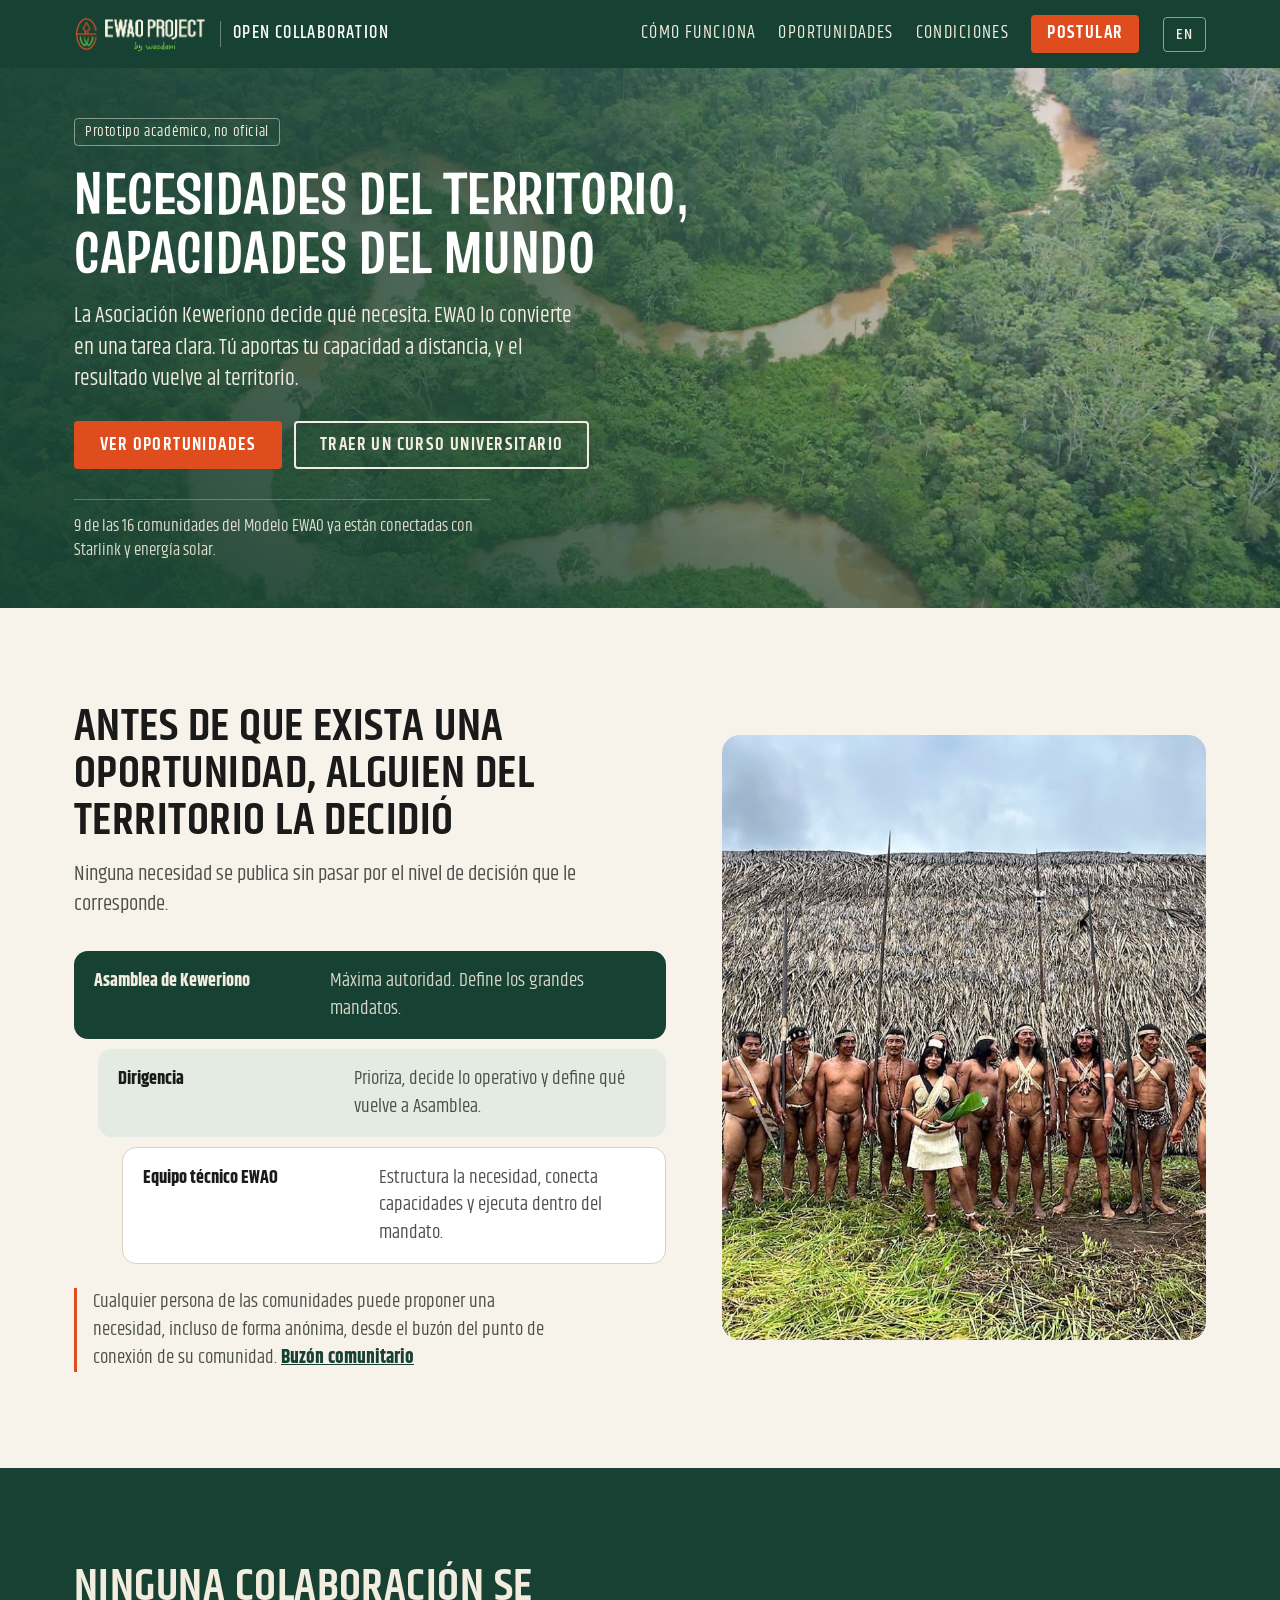
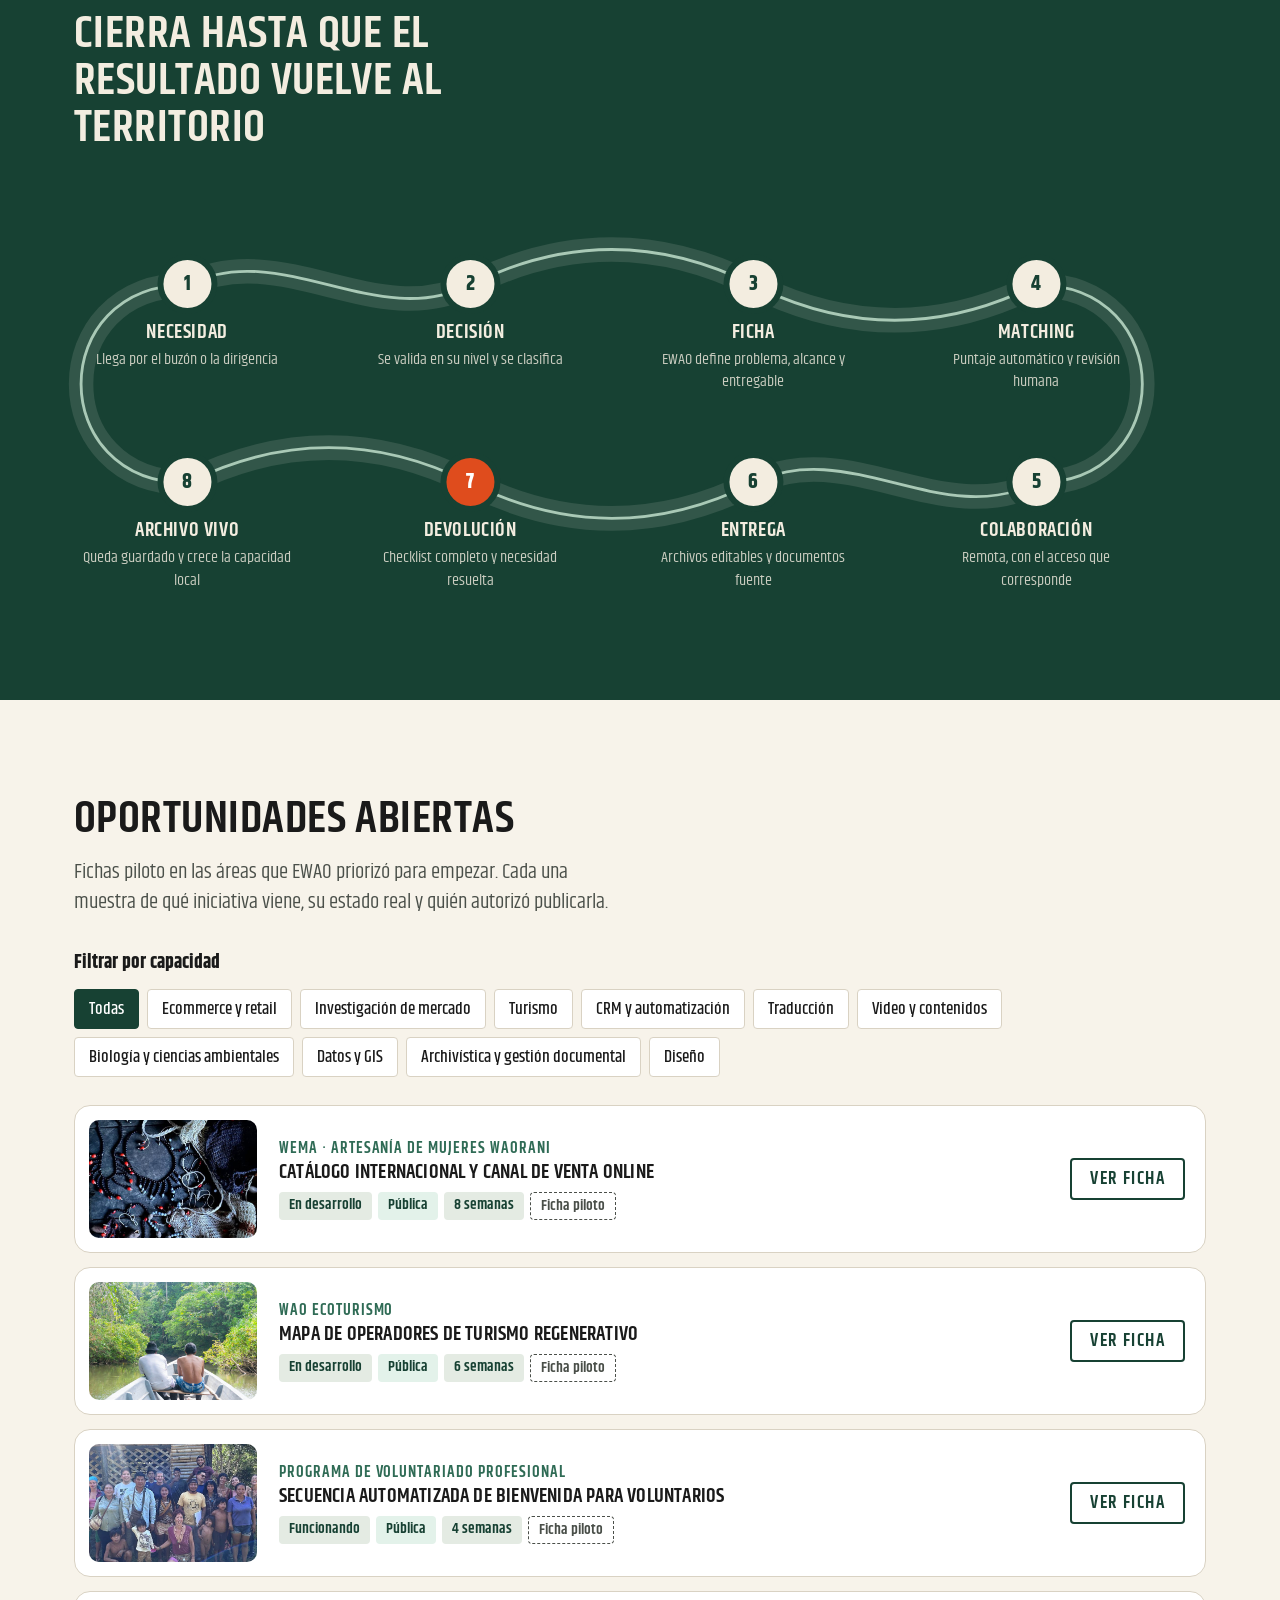
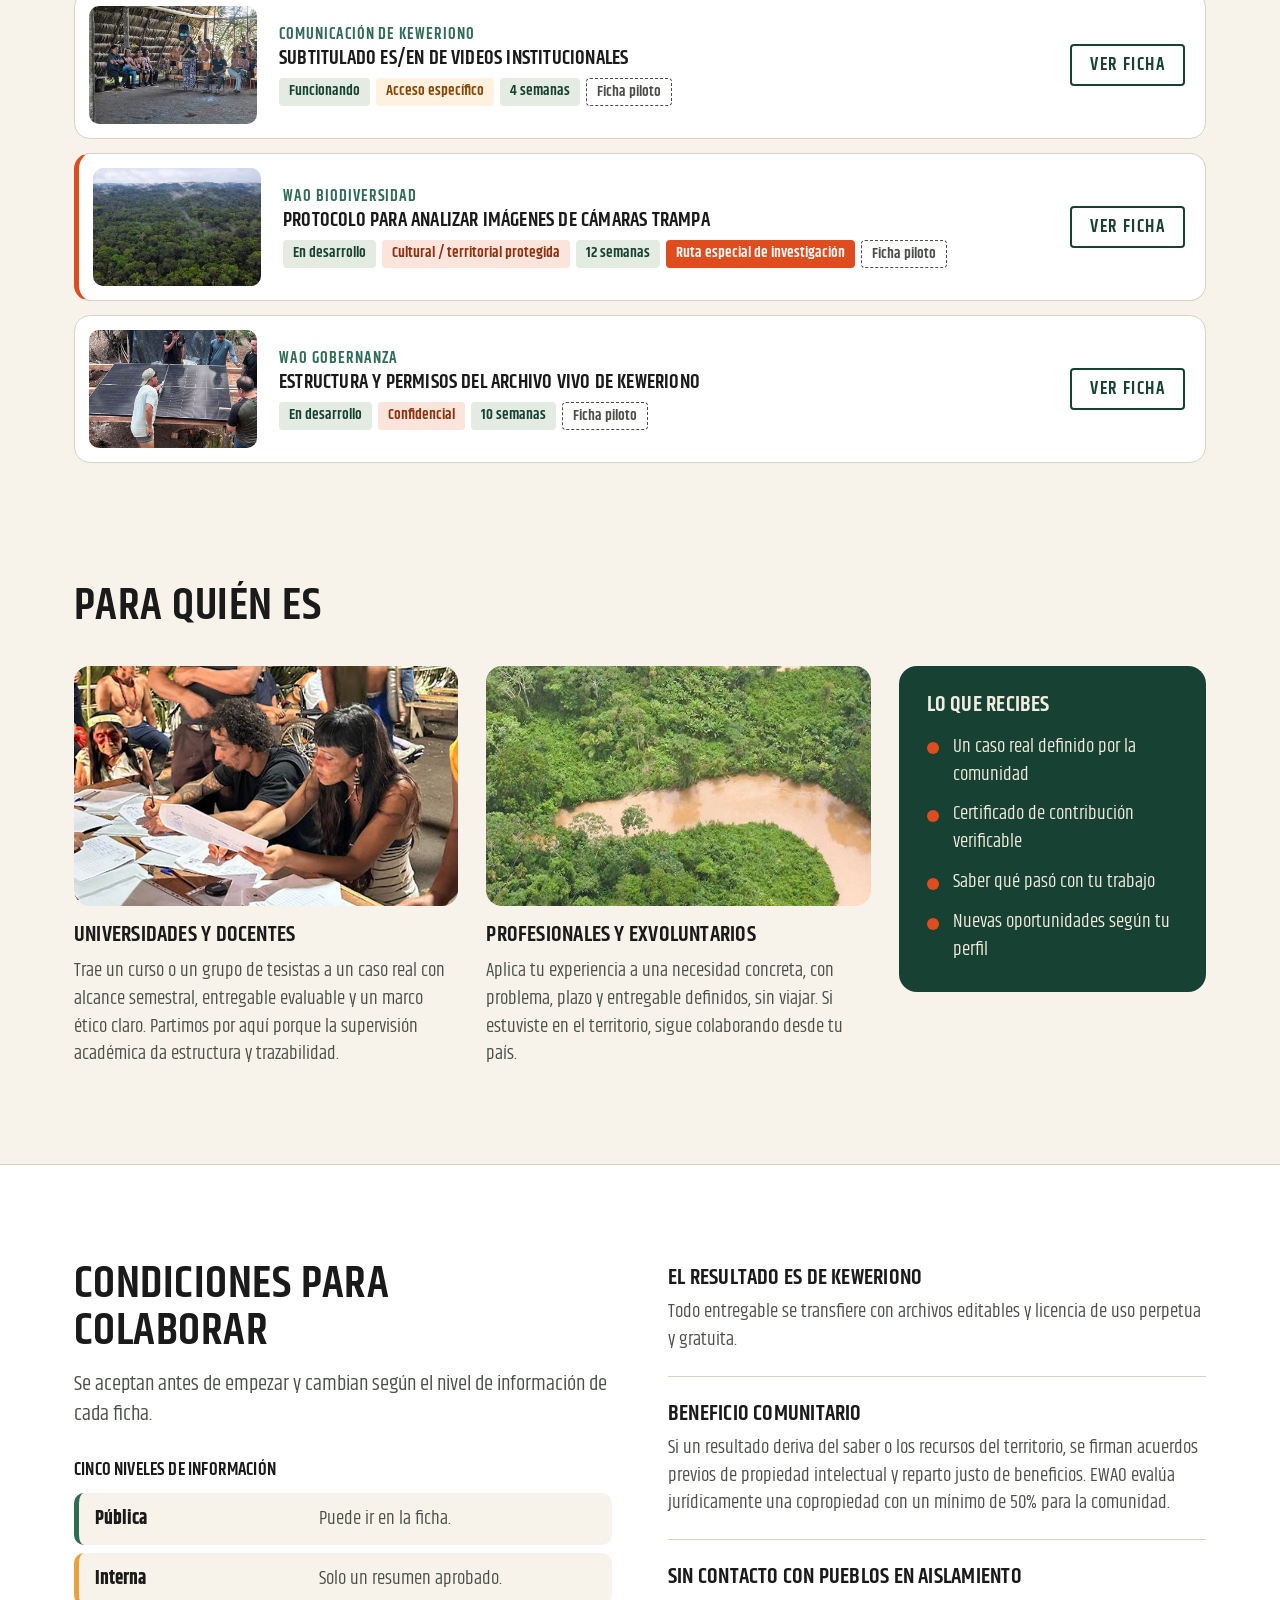
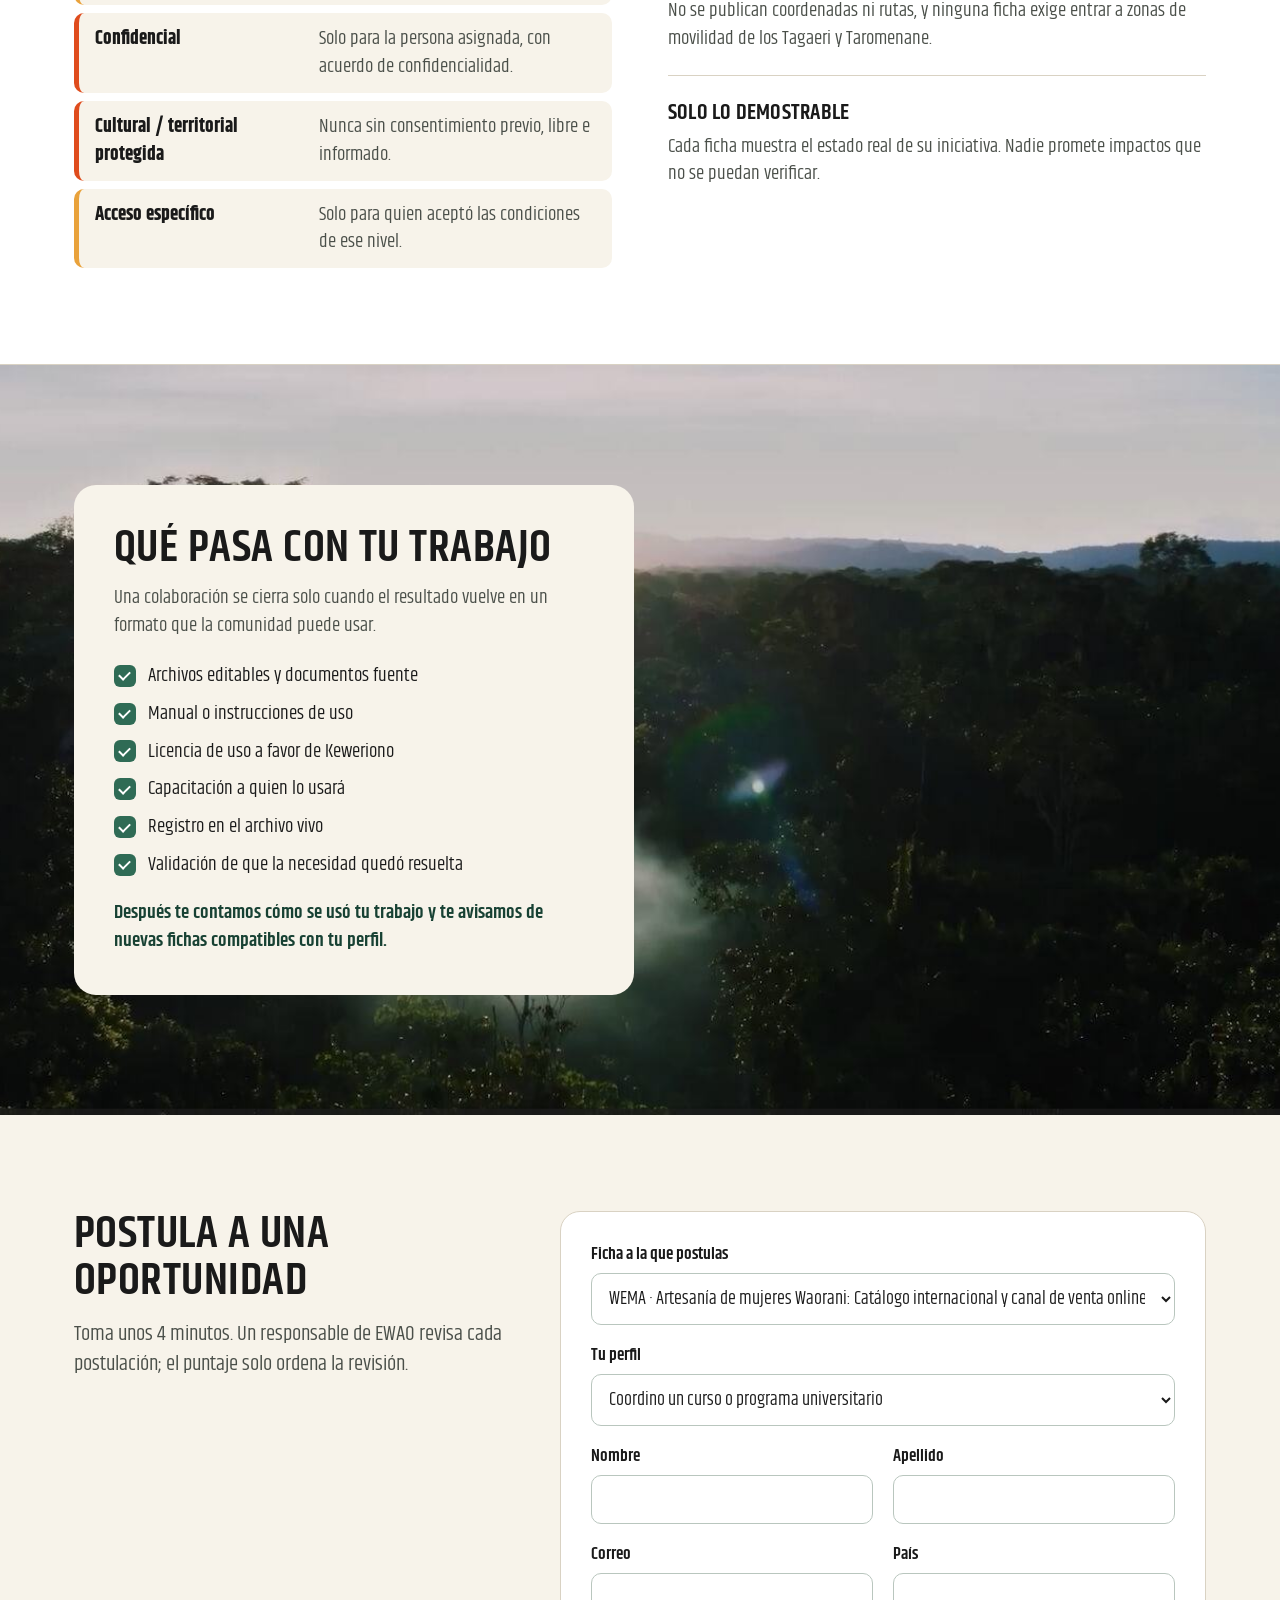
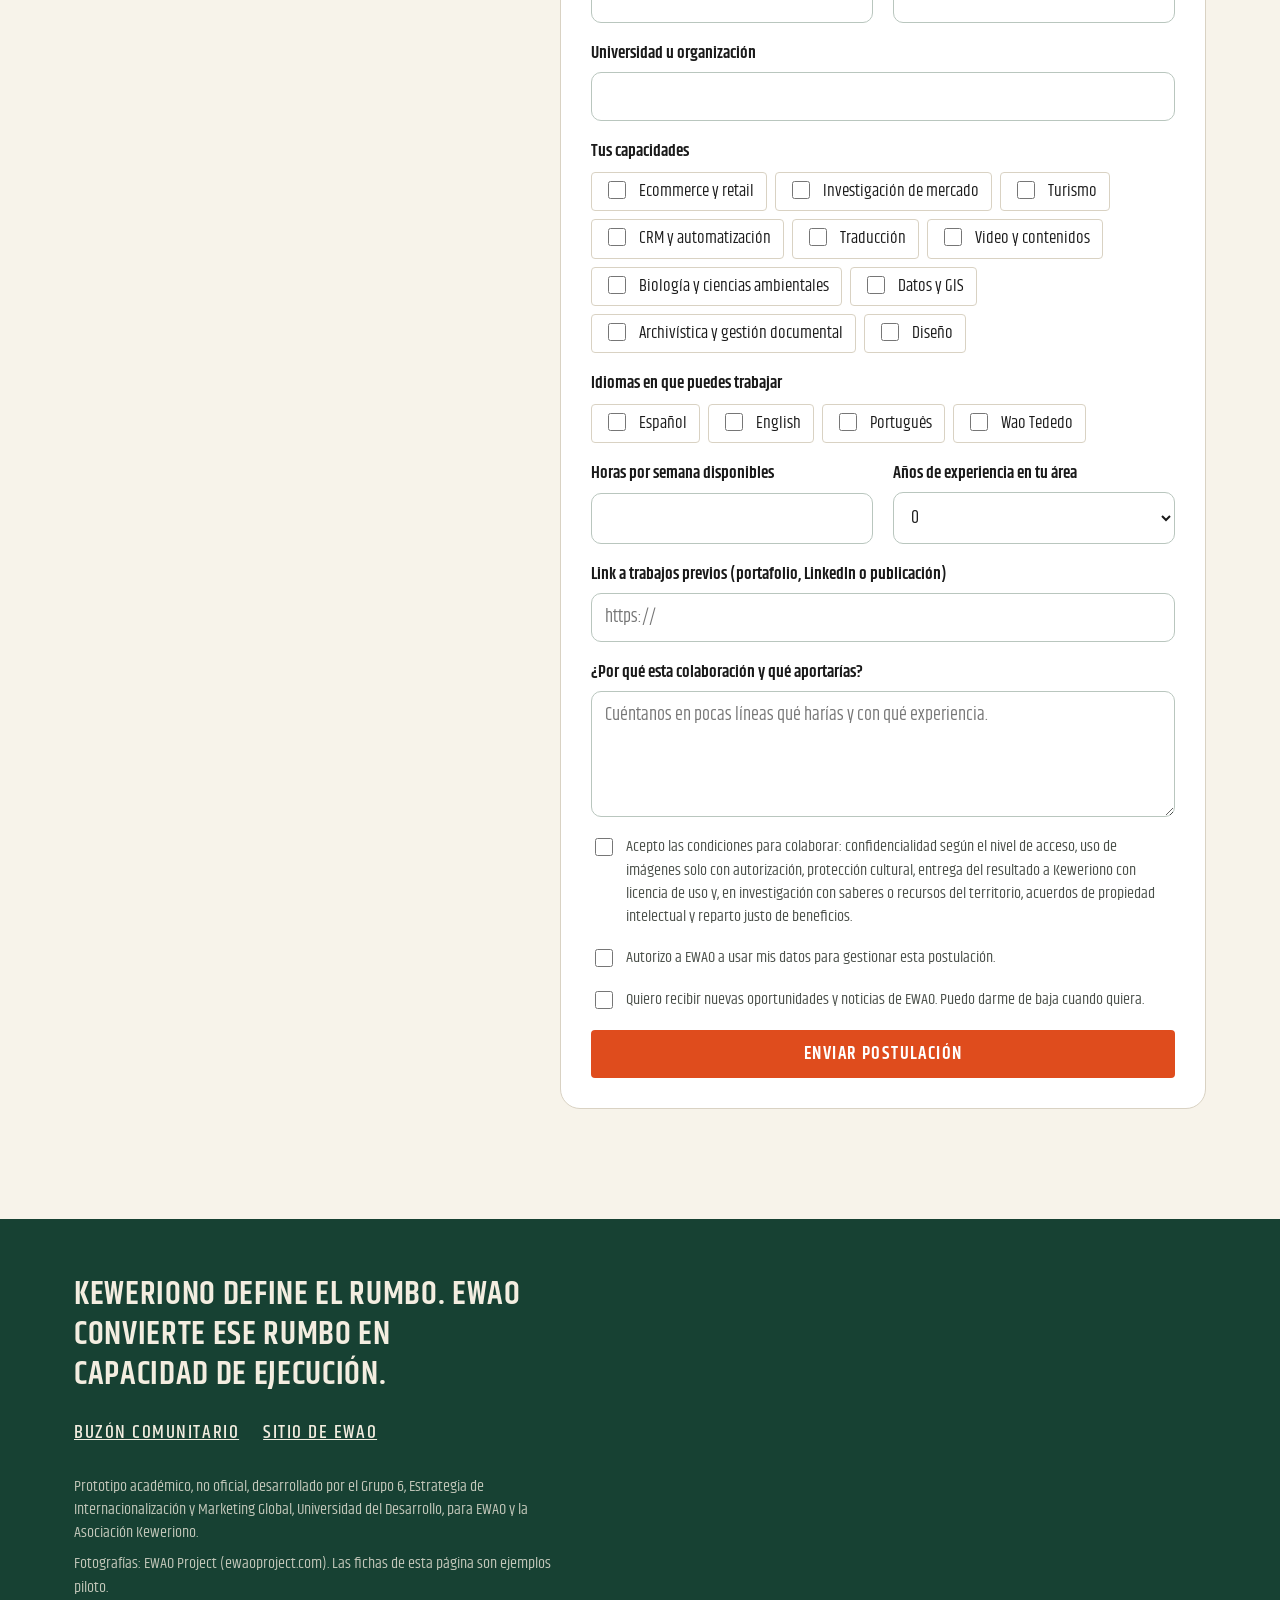
<file: index.html>
<!doctype html>
<html lang="es">
<head>
<!-- Google Tag Manager -->
<script>(function(w,d,s,l,i){w[l]=w[l]||[];w[l].push({'gtm.start':
new Date().getTime(),event:'gtm.js'});var f=d.getElementsByTagName(s)[0],
j=d.createElement(s),dl=l!='dataLayer'?'&l='+l:'';j.async=true;j.src=
'https://www.googletagmanager.com/gtm.js?id='+i+dl;f.parentNode.insertBefore(j,f);
})(window,document,'script','dataLayer','GTM-M35WW2QK');</script>
<!-- End Google Tag Manager -->
<meta charset="utf-8">
<meta name="viewport" content="width=device-width, initial-scale=1">
<title>EWAO Open Collaboration</title>
<meta name="description" content="Necesidades del territorio, capacidades del mundo. Prototipo académico, no oficial. Colabora a distancia con necesidades definidas por la Asociación Keweriono.">
<link rel="icon" href="assets/img/favicon.png">
<link rel="preconnect" href="https://fonts.googleapis.com">
<link rel="preconnect" href="https://fonts.gstatic.com" crossorigin>
<link href="https://fonts.googleapis.com/css2?family=Khand:wght@400;500;600;700&family=Truculenta:wght@700&display=swap" rel="stylesheet">
<link rel="stylesheet" href="styles.css">
<script src="config.js"></script>
</head>
<body>
<!-- Google Tag Manager (noscript) -->
<noscript><iframe src="https://www.googletagmanager.com/ns.html?id=GTM-M35WW2QK"
height="0" width="0" style="display:none;visibility:hidden"></iframe></noscript>
<!-- End Google Tag Manager (noscript) -->
<a class="skip" href="#oportunidades">Saltar a oportunidades</a>

<header class="top">
  <div class="wrap top-in">
    <a class="brand" href="#inicio" aria-label="EWAO Open Collaboration, inicio">
      <img src="assets/img/logo-ewao.png" alt="EWAO Project by Waodani" width="150" height="40">
      <span class="brand-tag">Open Collaboration</span>
    </a>
    <nav class="nav" aria-label="Principal">
      <a href="#como" data-i18n="nav.como">Cómo funciona</a>
      <a href="#oportunidades" data-i18n="nav.oportunidades">Oportunidades</a>
      <a href="#condiciones" data-i18n="nav.condiciones">Condiciones</a>
      <a class="nav-cta" href="#postular" data-i18n="nav.postular" data-track="nav_postular">Postular</a>
    </nav>
    <button class="lang" id="lang" type="button" aria-label="Cambiar idioma / Change language">EN</button>
  </div>
</header>

<main id="inicio">
  <section class="hero">
    <img class="hero-img" src="assets/img/hero-rio.jpg" alt="Vista aérea de un río amazónico que serpentea entre el bosque del territorio Keweriono" fetchpriority="high">
    <div class="wrap hero-in">
      <p class="proto" data-i18n="hero.proto">Prototipo académico, no oficial</p>
      <h1 data-i18n="hero.title">Necesidades del territorio, capacidades del mundo</h1>
      <p class="hero-lead" data-i18n="hero.lead">La Asociación Keweriono decide qué necesita. EWAO lo convierte en una tarea clara. Tú aportas tu capacidad a distancia, y el resultado vuelve al territorio.</p>
      <div class="hero-ctas">
        <a class="btn btn-solid" href="#oportunidades" data-i18n="hero.cta1" data-track="hero_oportunidades">Ver oportunidades</a>
        <a class="btn btn-line" href="#postular" data-i18n="hero.cta2" data-track="hero_universidad" data-perfil="coord">Traer un curso universitario</a>
      </div>
      <p class="hero-fact" data-i18n="hero.fact">9 de las 16 comunidades del Modelo EWAO ya están conectadas con Starlink y energía solar.</p>
    </div>
  </section>

  <section class="gob" id="como">
    <div class="wrap gob-grid">
      <div>
        <h2 data-i18n="gob.title">Antes de que exista una oportunidad, alguien del territorio la decidió</h2>
        <p class="lead" data-i18n="gob.lead">Ninguna necesidad se publica sin pasar por el nivel de decisión que le corresponde.</p>
        <ol class="tiers">
          <li class="tier t1"><strong data-i18n="gob.asamblea.t">Asamblea de Keweriono</strong><span data-i18n="gob.asamblea.d">Máxima autoridad. Define los grandes mandatos.</span></li>
          <li class="tier t2"><strong data-i18n="gob.dirigencia.t">Dirigencia</strong><span data-i18n="gob.dirigencia.d">Prioriza, decide lo operativo y define qué vuelve a Asamblea.</span></li>
          <li class="tier t3"><strong data-i18n="gob.ewao.t">Equipo técnico EWAO</strong><span data-i18n="gob.ewao.d">Estructura la necesidad, conecta capacidades y ejecuta dentro del mandato.</span></li>
        </ol>
        <p class="note"><span data-i18n="gob.buzon">Cualquier persona de las comunidades puede proponer una necesidad, incluso de forma anónima, desde el buzón del punto de conexión de su comunidad.</span> <a href="buzon/?c=demo&utm_source=landing&utm_medium=link&utm_campaign=buzon" data-i18n="foot.buzon" data-track="ver_buzon">Buzón comunitario</a></p>
      </div>
      <figure class="gob-photo">
        <img src="assets/img/asamblea.jpg" alt="Comunidad reunida frente a una casa comunal en el territorio Keweriono" loading="lazy">
      </figure>
    </div>
  </section>

  <section class="ciclo">
    <div class="wrap">
      <h2 data-i18n="ciclo.title">Ninguna colaboración se cierra hasta que el resultado vuelve al territorio</h2>
      <div class="river" id="river">
        <svg class="river-svg" viewBox="0 0 1200 420" aria-hidden="true" preserveAspectRatio="none">
          <path class="river-bank" d="M120 90 C220 40 320 140 420 90 S620 40 720 90 S920 140 1020 90 C1170 90 1170 300 1020 300 C920 350 820 250 720 300 S520 350 420 300 S220 250 120 300 C-30 300 -30 90 120 90"/>
          <path class="river-path" id="riverPath" d="M120 90 C220 40 320 140 420 90 S620 40 720 90 S920 140 1020 90 C1170 90 1170 300 1020 300 C920 350 820 250 720 300 S520 350 420 300 S220 250 120 300 C-30 300 -30 90 120 90"/>
        </svg>
        <ol class="steps">
          <li style="--x:10%;--y:21.4%"><b>1</b><strong data-i18n="ciclo.s1">Necesidad</strong><span data-i18n="ciclo.d1">Llega por el buzón o la dirigencia</span></li>
          <li style="--x:35%;--y:21.4%"><b>2</b><strong data-i18n="ciclo.s2">Decisión</strong><span data-i18n="ciclo.d2">Se valida en su nivel y se clasifica</span></li>
          <li style="--x:60%;--y:21.4%"><b>3</b><strong data-i18n="ciclo.s3">Ficha</strong><span data-i18n="ciclo.d3">EWAO define problema, alcance y entregable</span></li>
          <li style="--x:85%;--y:21.4%"><b>4</b><strong data-i18n="ciclo.s4">Matching</strong><span data-i18n="ciclo.d4">Puntaje automático y revisión humana</span></li>
          <li style="--x:85%;--y:71.4%"><b>5</b><strong data-i18n="ciclo.s5">Colaboración</strong><span data-i18n="ciclo.d5">Remota, con el acceso que corresponde</span></li>
          <li style="--x:60%;--y:71.4%"><b>6</b><strong data-i18n="ciclo.s6">Entrega</strong><span data-i18n="ciclo.d6">Archivos editables y documentos fuente</span></li>
          <li class="key" style="--x:35%;--y:71.4%"><b>7</b><strong data-i18n="ciclo.s7">Devolución</strong><span data-i18n="ciclo.d7">Checklist completo y necesidad resuelta</span></li>
          <li style="--x:10%;--y:71.4%"><b>8</b><strong data-i18n="ciclo.s8">Archivo vivo</strong><span data-i18n="ciclo.d8">Queda guardado y crece la capacidad local</span></li>
        </ol>
      </div>
    </div>
  </section>

  <section class="ops" id="oportunidades">
    <div class="wrap">
      <div class="ops-head">
        <div>
          <h2 data-i18n="op.title">Oportunidades abiertas</h2>
          <p class="lead" data-i18n="op.lead">Fichas piloto en las áreas que EWAO priorizó para empezar.</p>
        </div>
      </div>
      <div class="filters" role="group" aria-labelledby="filtroLbl">
        <span id="filtroLbl" class="filters-lbl" data-i18n="op.filtro">Filtrar por capacidad</span>
        <div class="chips" id="chips"></div>
      </div>
      <ul class="fichas" id="fichas"></ul>
      <p class="empty" id="empty" hidden data-i18n="op.vacio">No hay fichas con esa capacidad.</p>
    </div>
  </section>

  <section class="perfiles">
    <div class="wrap">
      <h2 data-i18n="perfil.title">Para quién es</h2>
      <div class="perfil-grid">
        <article class="perfil">
          <img src="assets/img/colaboracion.jpg" alt="Personas trabajando juntas sobre documentos en una mesa en territorio" loading="lazy">
          <h3 data-i18n="perfil.uni.t">Universidades y docentes</h3>
          <p data-i18n="perfil.uni.d">Trae un curso o un grupo de tesistas a un caso real.</p>
        </article>
        <article class="perfil">
          <img src="assets/img/rio-curva.jpg" alt="Curva de un río amazónico vista desde el aire" loading="lazy">
          <h3 data-i18n="perfil.pro.t">Profesionales y exvoluntarios</h3>
          <p data-i18n="perfil.pro.d">Aplica tu experiencia a una necesidad concreta.</p>
        </article>
        <aside class="recibes">
          <h3 data-i18n="perfil.recibes">Lo que recibes</h3>
          <ul>
            <li data-i18n="perfil.r1">Un caso real definido por la comunidad</li>
            <li data-i18n="perfil.r2">Certificado de contribución verificable</li>
            <li data-i18n="perfil.r3">Saber qué pasó con tu trabajo</li>
            <li data-i18n="perfil.r4">Nuevas oportunidades según tu perfil</li>
          </ul>
        </aside>
      </div>
    </div>
  </section>

  <section class="cond" id="condiciones">
    <div class="wrap cond-grid">
      <div>
        <h2 data-i18n="cond.title">Condiciones para colaborar</h2>
        <p class="lead" data-i18n="cond.lead">Se aceptan antes de empezar y cambian según el nivel de información de cada ficha.</p>
        <h3 class="sub" data-i18n="cond.niveles">Cinco niveles de información</h3>
        <dl class="niveles">
          <div class="lv open"><dt data-lv="publica">Pública</dt><dd data-i18n="cond.n.publica">Puede ir en la ficha.</dd></div>
          <div class="lv mid"><dt data-lv="interna">Interna</dt><dd data-i18n="cond.n.interna">Solo un resumen aprobado.</dd></div>
          <div class="lv closed"><dt data-lv="confidencial">Confidencial</dt><dd data-i18n="cond.n.confidencial">Solo para la persona asignada.</dd></div>
          <div class="lv closed"><dt data-lv="protegida">Cultural / territorial protegida</dt><dd data-i18n="cond.n.protegida">Nunca sin consentimiento previo, libre e informado.</dd></div>
          <div class="lv mid"><dt data-lv="especifico">Acceso específico</dt><dd data-i18n="cond.n.especifico">Solo para quien aceptó las condiciones de ese nivel.</dd></div>
        </dl>
      </div>
      <div class="compromisos">
        <div class="comp"><h3 data-i18n="cond.c1.t">El resultado es de Keweriono</h3><p data-i18n="cond.c1.d"></p></div>
        <div class="comp"><h3 data-i18n="cond.c2.t">Beneficio comunitario</h3><p data-i18n="cond.c2.d"></p></div>
        <div class="comp"><h3 data-i18n="cond.c3.t">Sin contacto con pueblos en aislamiento</h3><p data-i18n="cond.c3.d"></p></div>
        <div class="comp"><h3 data-i18n="cond.c4.t">Solo lo demostrable</h3><p data-i18n="cond.c4.d"></p></div>
      </div>
    </div>
  </section>

  <section class="dev">
    <img class="dev-img" src="assets/img/territorio.jpg" alt="Bosque y río del territorio al atardecer, vista aérea" loading="lazy">
    <div class="wrap dev-in">
      <div class="dev-card">
        <h2 data-i18n="dev.title">Qué pasa con tu trabajo</h2>
        <p data-i18n="dev.lead">Una colaboración se cierra solo cuando el resultado vuelve en un formato que la comunidad puede usar.</p>
        <ul class="check">
          <li data-i18n="dev.c1"></li><li data-i18n="dev.c2"></li><li data-i18n="dev.c3"></li>
          <li data-i18n="dev.c4"></li><li data-i18n="dev.c5"></li><li data-i18n="dev.c6"></li>
        </ul>
        <p class="dev-after" data-i18n="dev.after"></p>
      </div>
    </div>
  </section>

  <section class="apply" id="postular">
    <div class="wrap apply-grid">
      <div class="apply-intro">
        <h2 data-i18n="form.title">Postula a una oportunidad</h2>
        <p class="lead" data-i18n="form.lead">Toma unos 4 minutos.</p>
      </div>
      <form id="form" class="form" novalidate>
        <div class="field full">
          <label for="f_ficha" data-i18n="form.ficha">Ficha a la que postulas</label>
          <select id="f_ficha" name="oc_ficha"></select>
        </div>
        <div class="field full">
          <label for="f_perfil" data-i18n="form.perfil">Tu perfil</label>
          <select id="f_perfil" name="oc_perfil" required>
            <option value="coordinador_academico" data-i18n="form.perfil.coord">Coordino un curso o programa universitario</option>
            <option value="estudiante" data-i18n="form.perfil.est">Estudiante avanzado/a o tesista</option>
            <option value="profesional" data-i18n="form.perfil.pro">Profesional especialista</option>
            <option value="exvoluntario" data-i18n="form.perfil.exvol">Exvoluntario/a de EWAO</option>
            <option value="investigador" data-i18n="form.perfil.inv">Investigador/a</option>
          </select>
        </div>
        <div class="field"><label for="f_nombre" data-i18n="form.nombre">Nombre</label><input id="f_nombre" name="firstname" autocomplete="given-name" required></div>
        <div class="field"><label for="f_apellido" data-i18n="form.apellido">Apellido</label><input id="f_apellido" name="lastname" autocomplete="family-name" required></div>
        <div class="field"><label for="f_email" data-i18n="form.email">Correo</label><input id="f_email" name="email" type="email" autocomplete="email" required></div>
        <div class="field"><label for="f_pais" data-i18n="form.pais">País</label><input id="f_pais" name="country" autocomplete="country-name" required></div>
        <div class="field full"><label for="f_org" data-i18n="form.org">Universidad u organización</label><input id="f_org" name="company" autocomplete="organization"></div>
        <fieldset class="field full">
          <legend data-i18n="form.capacidades">Tus capacidades</legend>
          <div class="checks" id="f_caps"></div>
        </fieldset>
        <fieldset class="field full">
          <legend data-i18n="form.idiomas">Idiomas en que puedes trabajar</legend>
          <div class="checks">
            <label class="ck"><input type="checkbox" name="idioma" value="es"> Español</label>
            <label class="ck"><input type="checkbox" name="idioma" value="en"> English</label>
            <label class="ck"><input type="checkbox" name="idioma" value="pt"> Português</label>
            <label class="ck"><input type="checkbox" name="idioma" value="wao"> Wao Tededo</label>
          </div>
        </fieldset>
        <div class="field"><label for="f_horas" data-i18n="form.horas">Horas por semana disponibles</label><input id="f_horas" name="oc_horas_semana" type="number" min="1" max="40" inputmode="numeric" required></div>
        <div class="field"><label for="f_exp" data-i18n="form.exp">Años de experiencia en tu área</label>
          <select id="f_exp" name="oc_experiencia_anios"><option value="0">0</option><option value="1">1–2</option><option value="3">3–5</option><option value="6">6+</option></select></div>
        <label class="ck full" id="supWrap"><input type="checkbox" id="f_sup" name="oc_supervision_academica"> <span data-i18n="form.supervision">Cuento con supervisión académica</span></label>
        <div class="field full"><label for="f_port" data-i18n="form.portafolio">Link a trabajos previos</label><input id="f_port" name="oc_portafolio" type="url" placeholder="https://"></div>
        <div class="field full"><label for="f_mot" data-i18n="form.motivacion">¿Por qué esta colaboración y qué aportarías?</label><textarea id="f_mot" name="oc_motivacion" rows="4" required data-i18n-ph="form.motivacion.ph"></textarea></div>
        <label class="ck full legal"><input type="checkbox" id="f_cond" required> <span data-i18n="form.cond">Acepto las condiciones para colaborar.</span></label>
        <label class="ck full legal"><input type="checkbox" id="f_cons1" required> <span data-i18n="form.cons1">Autorizo a EWAO a usar mis datos para gestionar esta postulación.</span></label>
        <label class="ck full legal"><input type="checkbox" id="f_cons2"> <span data-i18n="form.cons2">Quiero recibir nuevas oportunidades y noticias de EWAO.</span></label>
        <p class="form-err full" id="formErr" role="alert" hidden></p>
        <button class="btn btn-solid full" type="submit" id="submitBtn" data-i18n="form.enviar">Enviar postulación</button>
      </form>
      <div class="ok" id="ok" hidden tabindex="-1">
        <h3 data-i18n="form.ok.t">Postulación enviada</h3>
        <p data-i18n="form.ok.d"></p>
        <p id="okInv" hidden data-i18n="form.ok.inv"></p>
        <button class="btn btn-line-dark" type="button" id="otra" data-i18n="form.otra">Postular a otra ficha</button>
      </div>
    </div>
  </section>
</main>

<footer class="foot">
  <div class="wrap foot-in">
    <p class="foot-lema" data-i18n="foot.lema">Keweriono define el rumbo. EWAO convierte ese rumbo en capacidad de ejecución.</p>
    <p class="foot-links"><a href="buzon/?c=demo" data-i18n="foot.buzon">Buzón comunitario</a><a href="https://ewaoproject.com" rel="noopener" data-i18n="foot.sitio">Sitio de EWAO</a></p>
    <p class="foot-small" data-i18n="foot.grupo"></p>
    <p class="foot-small" data-i18n="foot.fotos"></p>
  </div>
</footer>

<dialog class="modal" id="modal" aria-labelledby="mTitle">
  <div class="modal-in" id="modalBody"></div>
</dialog>

<script src="data.js"></script>
<script src="app.js"></script>
</body>
</html>
</file>
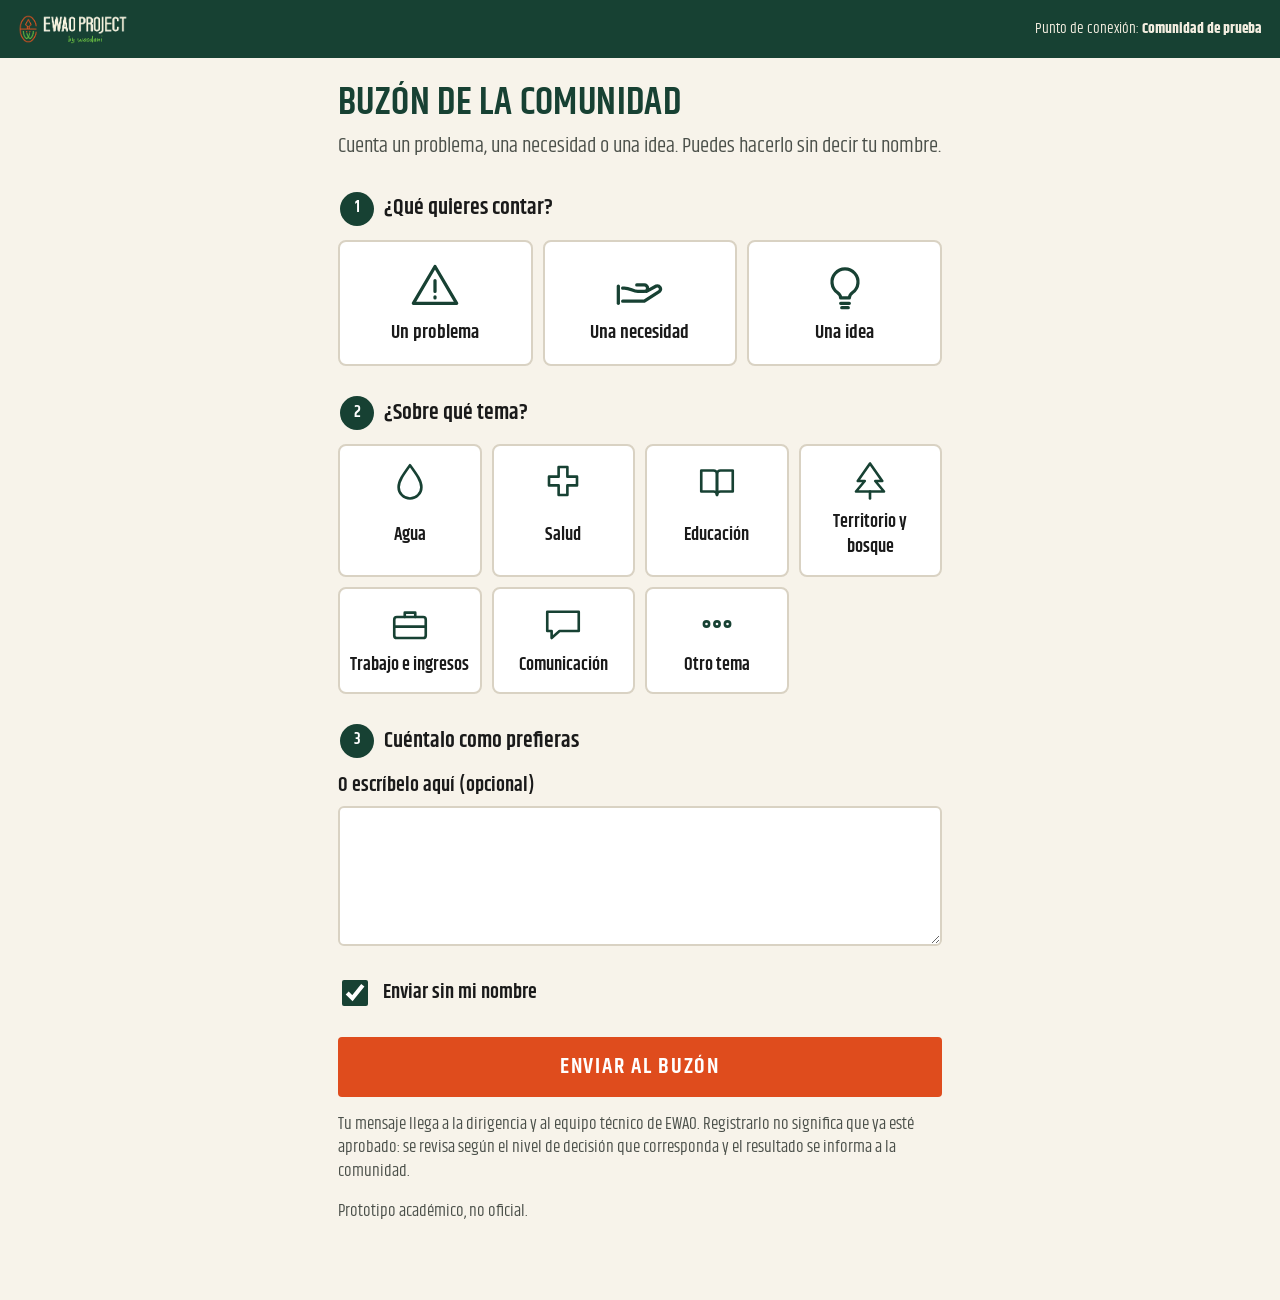
<file: buzon/index.html>
<!doctype html>
<html lang="es">
<head>
<!-- Google Tag Manager -->
<script>(function(w,d,s,l,i){w[l]=w[l]||[];w[l].push({'gtm.start':
new Date().getTime(),event:'gtm.js'});var f=d.getElementsByTagName(s)[0],
j=d.createElement(s),dl=l!='dataLayer'?'&l='+l:'';j.async=true;j.src=
'https://www.googletagmanager.com/gtm.js?id='+i+dl;f.parentNode.insertBefore(j,f);
})(window,document,'script','dataLayer','GTM-M35WW2QK');</script>
<!-- End Google Tag Manager -->
<meta charset="utf-8">
<meta name="viewport" content="width=device-width, initial-scale=1">
<title>Buzón comunitario Keweriono</title>
<meta name="robots" content="noindex">
<link rel="icon" href="../assets/img/favicon.png">
<link rel="preconnect" href="https://fonts.googleapis.com">
<link rel="preconnect" href="https://fonts.gstatic.com" crossorigin>
<link href="https://fonts.googleapis.com/css2?family=Khand:wght@400;500;600;700&family=Truculenta:wght@700&display=swap" rel="stylesheet">
<link rel="stylesheet" href="buzon.css">
<script src="../config.js"></script>
</head>
<body>
<!-- Google Tag Manager (noscript) -->
<noscript><iframe src="https://www.googletagmanager.com/ns.html?id=GTM-M35WW2QK"
height="0" width="0" style="display:none;visibility:hidden"></iframe></noscript>
<!-- End Google Tag Manager (noscript) -->
<header class="bz-top">
  <img src="../assets/img/logo-ewao.png" alt="EWAO Project by Waodani" width="120" height="32">
  <p class="bz-place">Punto de conexión: <strong id="comunidad">Comunidad</strong></p>
</header>

<main class="bz">
  <h1>Buzón de la comunidad</h1>
  <p class="bz-lead">Cuenta un problema, una necesidad o una idea. Puedes hacerlo sin decir tu nombre.</p>

  <form id="bz" novalidate>
    <fieldset>
      <legend><span class="n">1</span>¿Qué quieres contar?</legend>
      <div class="big3">
        <label class="tile"><input type="radio" name="tipo" value="problema" required>
          <svg viewBox="0 0 48 48" aria-hidden="true"><path d="M24 6 44 40H4Z"/><path d="M24 19v10M24 34v1"/></svg><span>Un problema</span></label>
        <label class="tile"><input type="radio" name="tipo" value="necesidad">
          <svg viewBox="0 0 48 48" aria-hidden="true"><path d="M8 26c6-1 9 3 14 3h6a3 3 0 0 0 0-6h-7"/><path d="M8 38h20l14-9a3 3 0 0 0-3-5l-9 5"/><path d="M4 24v16"/></svg><span>Una necesidad</span></label>
        <label class="tile"><input type="radio" name="tipo" value="idea">
          <svg viewBox="0 0 48 48" aria-hidden="true"><path d="M17 30a12 12 0 1 1 14 0c-2 1.5-3 3-3 5H20c0-2-1-3.5-3-5Z"/><path d="M20 40h8M21 44h6"/></svg><span>Una idea</span></label>
      </div>
    </fieldset>

    <fieldset>
      <legend><span class="n">2</span>¿Sobre qué tema?</legend>
      <div class="grid-tema">
        <label class="tile sm"><input type="radio" name="tema" value="agua" required><svg viewBox="0 0 48 48" aria-hidden="true"><path d="M24 6c8 11 13 18 13 25a13 13 0 0 1-26 0c0-7 5-14 13-25Z"/></svg><span>Agua</span></label>
        <label class="tile sm"><input type="radio" name="tema" value="salud"><svg viewBox="0 0 48 48" aria-hidden="true"><path d="M19 8h10v11h11v10H29v11H19V29H8V19h11Z"/></svg><span>Salud</span></label>
        <label class="tile sm"><input type="radio" name="tema" value="educacion"><svg viewBox="0 0 48 48" aria-hidden="true"><path d="M6 12h14a4 4 0 0 1 4 4v24a4 4 0 0 0-4-4H6Z"/><path d="M42 12H28a4 4 0 0 0-4 4v24a4 4 0 0 1 4-4h14Z"/></svg><span>Educación</span></label>
        <label class="tile sm"><input type="radio" name="tema" value="territorio"><svg viewBox="0 0 48 48" aria-hidden="true"><path d="M24 4 10 24h8L8 36h32L30 24h8Z"/><path d="M24 36v8"/></svg><span>Territorio y bosque</span></label>
        <label class="tile sm"><input type="radio" name="tema" value="trabajo"><svg viewBox="0 0 48 48" aria-hidden="true"><rect x="6" y="16" width="36" height="24" rx="3"/><path d="M18 16v-5h12v5M6 27h36"/></svg><span>Trabajo e ingresos</span></label>
        <label class="tile sm"><input type="radio" name="tema" value="comunicacion"><svg viewBox="0 0 48 48" aria-hidden="true"><path d="M6 10h36v22H20l-9 8v-8H6Z"/></svg><span>Comunicación</span></label>
        <label class="tile sm"><input type="radio" name="tema" value="otro"><svg viewBox="0 0 48 48" aria-hidden="true"><circle cx="12" cy="24" r="3"/><circle cx="24" cy="24" r="3"/><circle cx="36" cy="24" r="3"/></svg><span>Otro tema</span></label>
      </div>
    </fieldset>

    <fieldset>
      <legend><span class="n">3</span>Cuéntalo como prefieras</legend>
      <a class="voice" id="voice" href="#" hidden>
        <svg viewBox="0 0 48 48" aria-hidden="true"><rect x="17" y="4" width="14" height="24" rx="7"/><path d="M10 22a14 14 0 0 0 28 0M24 36v8M16 44h16"/></svg>
        <span><strong>Enviar nota de voz</strong>Se abre WhatsApp. Puedes hablar en Wao Tededo o en español.</span>
      </a>
      <label class="lbl" for="msg">O escríbelo aquí (opcional)</label>
      <textarea id="msg" rows="4" maxlength="1500"></textarea>
    </fieldset>

    <fieldset class="anon">
      <label class="switch"><input type="checkbox" id="anon" checked><span>Enviar sin mi nombre</span></label>
      <div id="nameWrap" hidden>
        <label class="lbl" for="nombre">Tu nombre</label>
        <input id="nombre" autocomplete="name">
      </div>
    </fieldset>

    <p class="bz-err" id="err" role="alert" hidden>Elige qué quieres contar y el tema para poder enviarlo.</p>
    <button class="send" type="submit" id="send">Enviar al buzón</button>
    <p class="bz-small">Tu mensaje llega a la dirigencia y al equipo técnico de EWAO. Registrarlo no significa que ya esté aprobado: se revisa según el nivel de decisión que corresponda y el resultado se informa a la comunidad.</p>
  </form>

  <section class="done" id="done" hidden tabindex="-1">
    <svg viewBox="0 0 48 48" aria-hidden="true"><circle cx="24" cy="24" r="20"/><path d="M15 25l6 6 12-13"/></svg>
    <h2>Mensaje recibido</h2>
    <p>Gracias. La dirigencia y el equipo técnico de EWAO lo van a revisar. Verás el avance en el informe de tu comunidad.</p>
    <button class="send ghost" type="button" id="again">Enviar otro mensaje</button>
  </section>
  <p class="bz-small bz-proto">Prototipo académico, no oficial.</p>
</main>
<script src="buzon.js"></script>
</body>
</html>
</file>
<file: styles.css>
[hidden] { display: none !important; }
:root {
  --selva: #174133;
  --selva-90: #1f5141;
  --rio: #2F6B55;
  --achiote: #DF4C1D;
  --achiote-h: #c4401a;
  --marfil: #F3EDE0;
  --arena: #F7F3EA;
  --carbon: #1A1A1A;
  --hoja: #E4EBE3;
  --linea: #D9D2C3;
  --gris: #4A4F49;
  --titular: "Truculenta", "Khand", system-ui, sans-serif;
  --display: "Khand", system-ui, sans-serif;
  --body: "Khand", system-ui, sans-serif;
  --wrap: 1180px;
}
*, *::before, *::after { box-sizing: border-box; }
html { scroll-behavior: smooth; scroll-padding-top: 76px; }
body { margin: 0; font-family: var(--body); font-size: 1.2rem; line-height: 1.45; color: var(--carbon); background: var(--arena); -webkit-font-smoothing: antialiased; }
img { max-width: 100%; display: block; }
a { color: var(--selva); }
h1, h2, h3 { font-family: var(--display); line-height: 1.02; margin: 0; letter-spacing: 0.01em; text-transform: uppercase; font-weight: 600; }
h2 { font-size: clamp(2rem, 3.6vw, 2.9rem); font-weight: 600; max-width: 24ch; }
h3 { font-size: 1.4rem; font-weight: 600; }
p { margin: 0; }
.wrap { max-width: var(--wrap); margin: 0 auto; padding: 0 24px; }
.lead { font-size: 1.3rem; color: var(--gris); margin-top: 14px; max-width: 60ch; }
.skip { position: absolute; left: -999px; top: 8px; background: #fff; padding: 8px 12px; z-index: 50; }
.skip:focus { left: 8px; }
:focus-visible { outline: 3px solid var(--achiote); outline-offset: 3px; }

/* ---------- header ---------- */
.top { position: sticky; top: 0; z-index: 20; background: var(--selva); color: #fff; }
.top-in { display: flex; align-items: center; gap: 24px; height: 68px; }
.brand { display: flex; align-items: center; gap: 12px; text-decoration: none; color: #fff; }
.brand img { height: 36px; width: auto; }
.brand-tag { font-family: var(--display); font-weight: 500; font-size: 1.1rem; text-transform: uppercase; letter-spacing: .08em; padding-left: 12px; border-left: 1px solid rgba(255,255,255,.35); }
.nav { margin-left: auto; display: flex; gap: 22px; align-items: center; }
.nav a { color: var(--marfil); text-decoration: none; font-weight: 400; font-size: 1.1rem; text-transform: uppercase; letter-spacing: .08em; }
.nav a:hover { text-decoration: underline; text-underline-offset: 4px; }
.nav .nav-cta { background: var(--achiote); color: #fff; font-weight: 600; padding: 6px 16px; border-radius: 4px; }
.nav .nav-cta:hover { text-decoration: none; background: var(--achiote-h); }
.lang { background: transparent; color: var(--marfil); border: 1px solid rgba(243,237,224,.55); border-radius: 4px; padding: 4px 12px; font: 500 1rem var(--body); letter-spacing: .08em; cursor: pointer; }

/* ---------- buttons ---------- */
.btn { display: inline-flex; align-items: center; justify-content: center; min-height: 48px; padding: 0 24px; border-radius: 4px; font: 600 1.1rem var(--body); text-transform: uppercase; letter-spacing: .08em; text-decoration: none; cursor: pointer; border: 2px solid transparent; }
.btn-solid { background: var(--achiote); color: #fff; }
.btn-solid:hover { background: var(--achiote-h); }
.btn-solid[disabled] { opacity: .6; cursor: wait; }
.btn-line { border-color: var(--marfil); color: var(--marfil); background: transparent; }
.btn-line:hover { background: rgba(255,255,255,.12); }
.btn-line-dark { border-color: var(--selva); color: var(--selva); background: transparent; }

/* ---------- hero ---------- */
.hero { position: relative; min-height: min(60vh, 540px); display: flex; align-items: center; color: #fff; overflow: hidden; }
.hero-img { position: absolute; inset: 0; width: 100%; height: 100%; object-fit: cover; }
.hero::after { content: ""; position: absolute; inset: 0; background: linear-gradient(100deg, rgba(23,65,51,.92) 0%, rgba(23,65,51,.72) 42%, rgba(23,65,51,.12) 78%), linear-gradient(0deg, rgba(23,65,51,.55), transparent 45%); }
.hero-in { position: relative; z-index: 1; padding-top: 44px; padding-bottom: 40px; width: 100%; }
.proto { display: inline-block; font-size: 0.95rem; letter-spacing: .04em; color: var(--marfil); border: 1px solid rgba(243,237,224,.5); border-radius: 4px; padding: 2px 10px; margin-bottom: 18px; }
.hero h1 { font-family: var(--titular); font-size: clamp(2.2rem, 4.6vw, 4rem); font-weight: 700; max-width: 22ch; line-height: 1; letter-spacing: 0.01em; }
.hero-lead { font-size: clamp(1.2rem, 1.7vw, 1.4rem); max-width: 52ch; margin-top: 18px; color: var(--marfil); }
.hero-ctas { display: flex; flex-wrap: wrap; gap: 12px; margin-top: 26px; }
.hero-fact { margin-top: 30px; padding-top: 14px; border-top: 1px solid rgba(243,237,224,.3); max-width: 52ch; font-size: 1.05rem; color: rgba(243,237,224,.9); }

/* ---------- gobernanza ---------- */
.gob { padding: 96px 0; }
.gob-grid { display: grid; grid-template-columns: 1.1fr 0.9fr; gap: 56px; align-items: center; }
.tiers { list-style: none; margin: 32px 0 0; padding: 0; display: grid; gap: 10px; }
.tier { display: grid; grid-template-columns: 220px 1fr; gap: 16px; align-items: baseline; padding: 16px 20px; border-radius: 14px; }
.tier strong { font-family: var(--display); font-size: 1.12rem; }
.tier span { color: var(--gris); }
.t1 { background: var(--selva); color: var(--marfil); } .t1 span { color: rgba(243,237,224,.88); }
.t2 { background: var(--hoja); margin-left: 24px; }
.t3 { background: #fff; border: 1px solid var(--linea); margin-left: 48px; }
.note { margin-top: 24px; padding-left: 16px; border-left: 3px solid var(--achiote); color: var(--gris); max-width: 60ch; }
.note a { font-weight: 700; white-space: nowrap; }
.gob-photo { margin: 0; }
.gob-photo img { border-radius: 18px; aspect-ratio: 4/5; object-fit: cover; width: 100%; }

/* ---------- ciclo / río ---------- */
.ciclo { background: var(--selva); color: var(--marfil); padding: 96px 0 104px; }
.ciclo h2 { max-width: 24ch; }
.river { position: relative; margin-top: 48px; aspect-ratio: 1200 / 420; }
.river-svg { position: absolute; inset: 0; width: 100%; height: 100%; overflow: visible; }
.river-bank { fill: none; stroke: rgba(243,237,224,.12); stroke-width: 26; stroke-linecap: round; }
.river-path { fill: none; stroke: #a9c9b6; stroke-width: 3; stroke-linecap: round; }
.river.pre .river-path { stroke-dasharray: var(--len); stroke-dashoffset: var(--len); }
.river.pre.draw .river-path { animation: flow 2.6s ease-out forwards; }
@keyframes flow { to { stroke-dashoffset: 0; } }
.steps { list-style: none; margin: 0; padding: 0; }
.steps li { position: absolute; left: var(--x); top: var(--y); transform: translate(-50%, -24px); width: 19%; text-align: center; }
.steps b { display: grid; place-items: center; width: 48px; height: 48px; margin: 0 auto 10px; border-radius: 50%; background: var(--marfil); color: var(--selva); font: 700 1.3rem var(--display); box-shadow: 0 0 0 6px var(--selva); }
.steps strong { display: block; font-family: var(--display); font-size: 1.25rem; font-weight: 600; text-transform: uppercase; letter-spacing: .03em; }
.steps span { display: block; font-size: 1.02rem; color: rgba(243,237,224,.82); line-height: 1.35; margin-top: 2px; }
.steps .key b { background: var(--achiote); color: #fff; }

/* ---------- oportunidades ---------- */
.ops { padding: 96px 0; }
.filters { margin-top: 32px; display: flex; flex-wrap: wrap; gap: 12px; align-items: center; }
.filters-lbl { font-weight: 700; margin-right: 4px; }
.chips { display: flex; flex-wrap: wrap; gap: 8px; }
.chip { border: 1px solid var(--linea); background: #fff; color: var(--carbon); border-radius: 4px; padding: 6px 14px; font: 500 1.05rem var(--body); cursor: pointer; }
.chip[aria-pressed="true"] { background: var(--selva); color: #fff; border-color: var(--selva); }
.fichas { list-style: none; margin: 28px 0 0; padding: 0; display: grid; gap: 14px; }
.ficha { display: grid; grid-template-columns: 168px 1fr auto; gap: 22px; align-items: center; background: #fff; border: 1px solid var(--linea); border-radius: 16px; padding: 14px; }
.ficha.inv { border-left: 5px solid var(--achiote); }
.ficha img { width: 168px; height: 118px; object-fit: cover; border-radius: 10px; }
.ficha-vert { color: var(--rio); font-weight: 600; font-size: 1rem; text-transform: uppercase; letter-spacing: .06em; }
.ficha h3 { margin-top: 2px; font-size: 1.22rem; }
.meta { display: flex; flex-wrap: wrap; gap: 6px; margin-top: 10px; }
.tag { font-size: 0.95rem; padding: 2px 10px; border-radius: 4px; background: var(--hoja); color: var(--selva); font-weight: 600; }
.tag.open { background: #e3f2ea; } .tag.mid { background: #fff1e0; color: #8a4300; } .tag.closed { background: #fbe4dc; color: #8f2f0c; }
.tag.inv { background: var(--achiote); color: #fff; }
.tag.pilot { background: transparent; border: 1px dashed var(--gris); color: var(--gris); }
.ficha .btn { min-height: 42px; padding: 0 18px; margin-right: 6px; }
.empty { margin-top: 20px; color: var(--gris); }

/* ---------- modal ---------- */
.modal { border: 0; border-radius: 20px; padding: 0; width: min(760px, calc(100% - 32px)); max-height: calc(100vh - 48px); box-shadow: 0 30px 80px rgba(23,65,51,.35); }
.modal::backdrop { background: rgba(23,65,51,.6); }
.modal-in > img { width: 100%; height: 220px; object-fit: cover; }
.modal-body { padding: 26px 30px 30px; }
.modal-body h3 { font-size: 1.6rem; margin-top: 4px; }
.modal-grid { display: grid; grid-template-columns: 1fr 1fr; gap: 14px 28px; margin: 20px 0; }
.modal-grid dt { font-weight: 600; font-size: 1rem; text-transform: uppercase; letter-spacing: .05em; color: var(--gris); }
.modal-grid dd { margin: 2px 0 0; }
.modal-grid .wide { grid-column: 1 / -1; }
.inv-box { background: #fff4ea; border-left: 4px solid var(--achiote); padding: 14px 16px; border-radius: 8px; margin-bottom: 20px; }
.inv-box strong { display: block; margin-bottom: 4px; }
.modal-actions { display: flex; gap: 12px; flex-wrap: wrap; }

/* ---------- perfiles ---------- */
.perfiles { padding: 24px 0 96px; }
.perfil-grid { display: grid; grid-template-columns: 1fr 1fr 0.8fr; gap: 28px; margin-top: 36px; align-items: start; }
.perfil img { border-radius: 16px; aspect-ratio: 16/10; object-fit: cover; width: 100%; margin-bottom: 18px; }
.perfil p { margin-top: 10px; color: var(--gris); }
.recibes { background: var(--selva); color: var(--marfil); border-radius: 18px; padding: 28px; }
.recibes ul { margin: 16px 0 0; padding: 0; list-style: none; display: grid; gap: 12px; }
.recibes li { padding-left: 26px; position: relative; }
.recibes li::before { content: ""; position: absolute; left: 0; top: .5em; width: 12px; height: 12px; border-radius: 50%; background: var(--achiote); }

/* ---------- condiciones ---------- */
.cond { background: #fff; padding: 96px 0; border-top: 1px solid var(--linea); border-bottom: 1px solid var(--linea); }
.cond-grid { display: grid; grid-template-columns: 1fr 1fr; gap: 56px; }
.sub { margin-top: 32px; font-size: 1.1rem; }
.niveles { margin: 14px 0 0; display: grid; gap: 8px; }
.lv { display: grid; grid-template-columns: 210px 1fr; gap: 14px; padding: 12px 16px; border-radius: 10px; border-left: 5px solid; background: var(--arena); }
.lv dt { font-weight: 700; } .lv dd { margin: 0; color: var(--gris); }
.lv.open { border-color: var(--rio); } .lv.mid { border-color: #e9a23b; } .lv.closed { border-color: var(--achiote); }
.compromisos { display: grid; gap: 26px; align-content: start; padding-top: 6px; }
.comp { padding-bottom: 22px; border-bottom: 1px solid var(--linea); }
.comp:last-child { border-bottom: 0; }
.comp p { margin-top: 8px; color: var(--gris); }

/* ---------- devolución ---------- */
.dev { position: relative; padding: 120px 0; overflow: hidden; }
.dev-img { position: absolute; inset: 0; width: 100%; height: 100%; object-fit: cover; }
.dev-in { position: relative; }
.dev-card { background: var(--arena); border-radius: 22px; padding: 40px; max-width: 560px; }
.dev-card > p { margin-top: 12px; color: var(--gris); }
.check { list-style: none; margin: 22px 0 0; padding: 0; display: grid; gap: 10px; }
.check li { position: relative; padding-left: 34px; }
.check li::before { content: ""; position: absolute; left: 0; top: .15em; width: 22px; height: 22px; border-radius: 6px; background: var(--rio); }
.check li::after { content: ""; position: absolute; left: 7px; top: .38em; width: 7px; height: 11px; border: solid #fff; border-width: 0 2.5px 2.5px 0; transform: rotate(45deg); }
.dev-after { margin-top: 20px !important; font-weight: 600; color: var(--selva) !important; }

/* ---------- formulario ---------- */
.apply { padding: 96px 0 110px; }
.apply-grid { display: grid; grid-template-columns: 0.8fr 1.2fr; gap: 56px; align-items: start; }
.apply-intro { position: sticky; top: 100px; }
.form { display: grid; grid-template-columns: 1fr 1fr; gap: 18px 20px; background: #fff; border: 1px solid var(--linea); border-radius: 20px; padding: 30px; }
.field { display: grid; gap: 6px; border: 0; margin: 0; padding: 0; min-width: 0; }
.full { grid-column: 1 / -1; }
label, legend { font-weight: 600; font-size: 1.08rem; }
legend { margin-bottom: 8px; padding: 0; }
input, select, textarea { font: inherit; font-size: 1.1rem; padding: 11px 13px; border: 1px solid #b9c6be; border-radius: 10px; background: #fff; color: var(--carbon); width: 100%; }
textarea { resize: vertical; }
input:focus, select:focus, textarea:focus { outline: 3px solid rgba(64,145,108,.35); border-color: var(--rio); }
.invalid input, .invalid select, .invalid textarea, input.invalid, textarea.invalid { border-color: #c2410c; background: #fff7f3; }
.checks { display: flex; flex-wrap: wrap; gap: 8px; }
.ck { display: inline-flex; gap: 10px; align-items: flex-start; font-weight: 400; font-size: 1.08rem; cursor: pointer; }
.checks .ck { border: 1px solid var(--linea); border-radius: 4px; padding: 6px 12px; align-items: center; }
.checks .ck:has(input:checked) { background: var(--hoja); border-color: var(--rio); }
.ck input { width: 18px; height: 18px; margin-top: 3px; accent-color: var(--selva); flex: none; }
.checks .ck input { margin-top: 0; }
.legal { font-size: 1rem; color: var(--gris); }
.legal.invalid span { color: #c2410c; }
.form-err { color: #c2410c; font-weight: 600; }
.ok { background: var(--hoja); border-radius: 20px; padding: 36px; grid-column: 2; }
.ok h3 { font-size: 1.6rem; color: var(--selva); }
.ok p { margin-top: 12px; }
.ok .btn { margin-top: 22px; }

/* ---------- footer ---------- */
.foot { background: var(--selva); color: var(--marfil); padding: 56px 0 40px; }
.foot-lema { font-family: var(--display); font-size: clamp(1.5rem, 2.6vw, 2.1rem); font-weight: 600; text-transform: uppercase; letter-spacing: .02em; max-width: 30ch; line-height: 1.2; }
.foot-links { display: flex; gap: 24px; margin-top: 24px !important; }
.foot-links a { color: var(--marfil); font-weight: 500; text-transform: uppercase; letter-spacing: .08em; }
.foot-small { margin-top: 28px !important; font-size: 1rem; color: rgba(243,237,224,.78); max-width: 72ch; }
.foot-small + .foot-small { margin-top: 8px !important; }

/* ---------- responsive ---------- */
@media (max-width: 980px) {
  .gob-grid, .cond-grid, .apply-grid { grid-template-columns: 1fr; gap: 40px; }
  .gob-photo img { aspect-ratio: 16/10; }
  .perfil-grid { grid-template-columns: 1fr 1fr; }
  .recibes { grid-column: 1 / -1; }
  .apply-intro { position: static; }
  .ok { grid-column: 1; }
}
@media (max-width: 860px) {
  .river { aspect-ratio: auto; }
  .river-svg { display: none; }
  .steps { display: grid; gap: 0; border-left: 3px solid #a9c9b6; margin-left: 22px; }
  .steps li { position: static; transform: none; width: auto; text-align: left; padding: 0 0 26px 40px; }
  .steps b { position: absolute; margin: 0; width: 42px; height: 42px; font-size: 1.05rem; transform: translateX(-62px); }
  .steps li { position: relative; left: auto; top: auto; }
  .nav a:not(.nav-cta) { display: none; }
}
@media (max-width: 640px) {
  body { font-size: 1.12rem; }
  .hero { min-height: 0; }
  .hero-in { padding-top: 22px; padding-bottom: 28px; }
  .proto { font-size: .88rem; margin-bottom: 12px; }
  .hero h1 { font-size: 2.15rem; }
  .hero-lead { font-size: 1.15rem; margin-top: 12px; }
  .hero-ctas { margin-top: 18px; gap: 10px; }
  .hero-ctas .btn { min-height: 44px; padding: 0 18px; font-size: 1rem; }
  .hero-fact { margin-top: 18px; padding-top: 10px; font-size: .98rem; }
  .wrap { padding: 0 16px; }
  .brand-tag { display: none; }
  .gob, .ops, .cond, .apply, .ciclo { padding: 64px 0; }
  .tier { grid-template-columns: 1fr; gap: 4px; }
  .t2 { margin-left: 12px; } .t3 { margin-left: 24px; }
  .ficha { grid-template-columns: 1fr; }
  .ficha img { width: 100%; height: 160px; }
  .ficha .btn { justify-self: start; }
  .perfil-grid { grid-template-columns: 1fr; }
  .lv { grid-template-columns: 1fr; gap: 2px; }
  .form { grid-template-columns: 1fr; padding: 20px; }
  .modal-grid { grid-template-columns: 1fr; }
  .modal-body { padding: 20px; }
  .dev { padding: 64px 0; }
  .dev-card { padding: 26px; }
}
@media (prefers-reduced-motion: reduce) {
  html { scroll-behavior: auto; }
  .river.pre .river-path { animation: none; stroke-dashoffset: 0; }
}
</file>
<file: buzon/buzon.css>
[hidden] { display: none !important; }
:root { --selva: #174133; --rio: #2F6B55; --achiote: #DF4C1D; --marfil: #F3EDE0; --arena: #F7F3EA; --carbon: #1A1A1A; --hoja: #E4EBE3; --linea: #D9D2C3; --gris: #4A4F49; }
* { box-sizing: border-box; }
body { margin: 0; font-family: "Khand", system-ui, sans-serif; font-size: 1.25rem; line-height: 1.4; background: var(--arena); color: var(--carbon); }
:focus-visible { outline: 3px solid var(--achiote); outline-offset: 3px; }
.bz-top { background: var(--selva); color: var(--marfil); padding: 14px 18px; display: flex; align-items: center; justify-content: space-between; gap: 12px; flex-wrap: wrap; }
.bz-top img { height: 30px; width: auto; }
.bz-place { margin: 0; font-size: .95rem; }
.bz { max-width: 640px; margin: 0 auto; padding: 26px 18px 60px; }
h1, h2 { font-family: "Khand", system-ui, sans-serif; font-weight: 600; text-transform: uppercase; letter-spacing: .01em; margin: 0; }
h1 { font-size: 2.4rem; line-height: 1; color: var(--selva); }
.bz-lead { margin: 10px 0 0; font-size: 1.3rem; color: var(--gris); }
fieldset { border: 0; padding: 0; margin: 30px 0 0; }
legend { font-weight: 600; font-size: 1.35rem; display: flex; align-items: center; gap: 10px; margin-bottom: 14px; }
.n { display: inline-grid; place-items: center; width: 34px; height: 34px; border-radius: 50%; background: var(--selva); color: #fff; font-size: 1rem; }
.big3 { display: grid; grid-template-columns: repeat(3, 1fr); gap: 10px; }
.grid-tema { display: grid; grid-template-columns: repeat(auto-fill, minmax(140px, 1fr)); gap: 10px; }
.tile { position: relative; display: grid; justify-items: center; gap: 8px; padding: 18px 8px; border: 2px solid var(--linea); border-radius: 8px; background: #fff; cursor: pointer; text-align: center; font-weight: 600; font-size: 1.2rem; }
.tile.sm { padding: 14px 8px; font-size: 1.12rem; }
.tile input { position: absolute; opacity: 0; inset: 0; cursor: pointer; }
.tile svg { width: 52px; height: 52px; fill: none; stroke: var(--selva); stroke-width: 3; stroke-linecap: round; stroke-linejoin: round; }
.tile.sm svg { width: 42px; height: 42px; }
.tile:has(input:checked) { border-color: var(--selva); background: var(--hoja); box-shadow: inset 0 0 0 2px var(--selva); }
.tile:has(input:focus-visible) { outline: 3px solid var(--achiote); outline-offset: 2px; }
.voice { display: flex; gap: 14px; align-items: center; padding: 16px; border-radius: 8px; background: var(--rio); color: #fff; text-decoration: none; margin-bottom: 18px; }
.voice svg { width: 46px; height: 46px; flex: none; fill: none; stroke: #fff; stroke-width: 3; stroke-linecap: round; }
.voice strong { display: block; font-size: 1.15rem; }
.voice span { font-size: .98rem; }
.lbl { display: block; font-weight: 600; margin-bottom: 6px; }
textarea, input:not([type]) { width: 100%; font: inherit; padding: 12px 14px; border: 2px solid var(--linea); border-radius: 6px; background: #fff; }
.anon { margin-top: 22px; }
.switch { display: flex; align-items: center; gap: 12px; font-weight: 600; cursor: pointer; }
.switch input { width: 26px; height: 26px; accent-color: var(--selva); }
#nameWrap { margin-top: 14px; }
.send { margin-top: 28px; width: 100%; min-height: 60px; border: 0; border-radius: 4px; background: var(--achiote); color: #fff; font: 600 1.35rem "Khand", sans-serif; text-transform: uppercase; letter-spacing: .08em; cursor: pointer; }
.send[disabled] { opacity: .6; }
.send.ghost { background: transparent; color: var(--selva); border: 2px solid var(--selva); }
.bz-err { color: #b3361a; font-weight: 600; margin: 18px 0 0; }
.bz-small { font-size: 1.05rem; color: var(--gris); margin-top: 16px; }
.done { text-align: center; padding-top: 30px; }
.done svg { width: 84px; height: 84px; fill: none; stroke: var(--rio); stroke-width: 3; stroke-linecap: round; stroke-linejoin: round; }
.done h2 { font-size: 2.2rem; color: var(--selva); margin-top: 10px; }
.done p { color: var(--gris); }
@media (max-width: 420px) { .big3 { grid-template-columns: 1fr; } .big3 .tile { grid-template-columns: 52px 1fr; justify-items: start; align-items: center; text-align: left; padding: 14px 16px; } }
</file>
